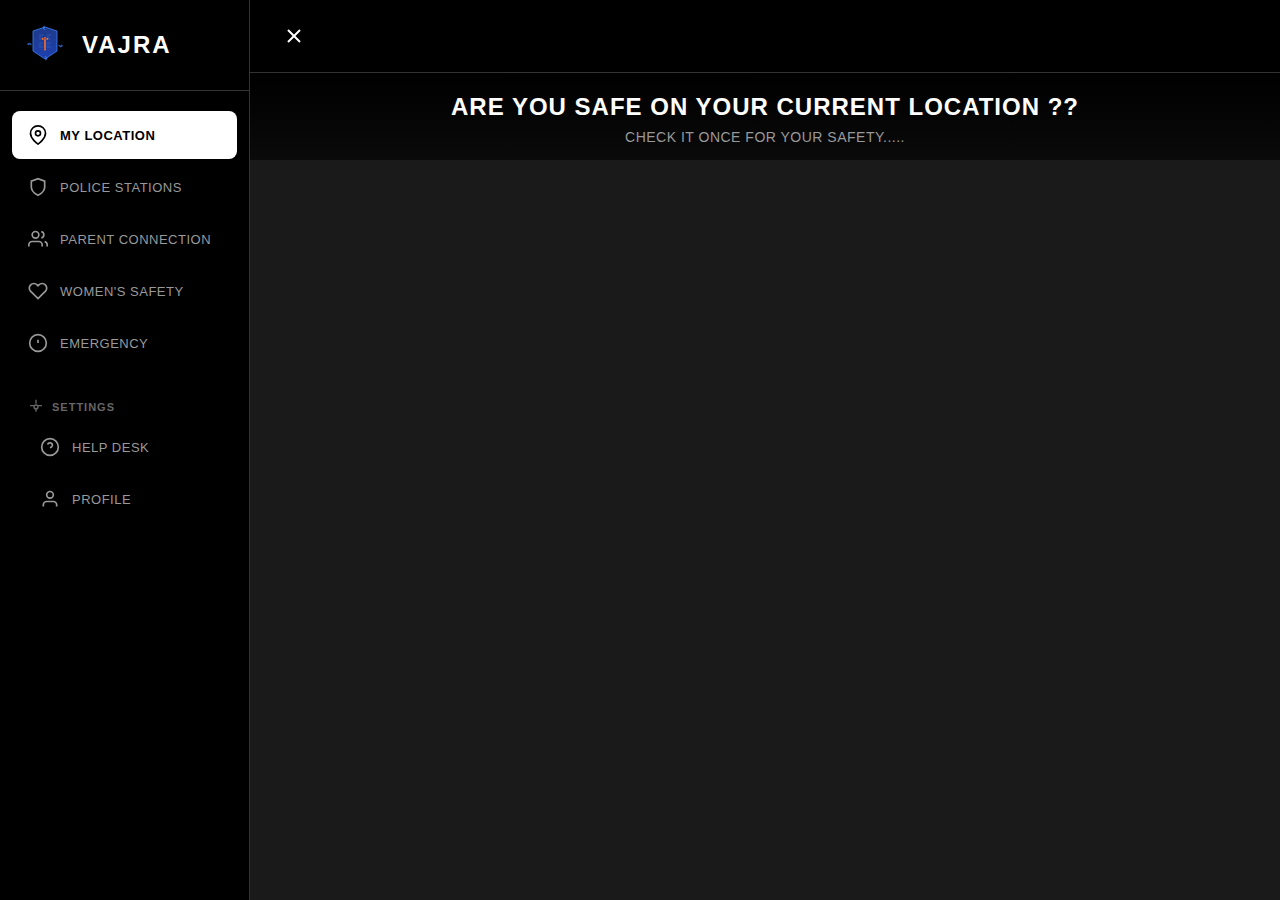
<file: dash.html>
<!DOCTYPE html>
<html lang="en">
<head>
    <meta charset="UTF-8">
    <meta name="viewport" content="width=device-width, initial-scale=1.0">
    <title>Vajra Safety Dashboard</title>
    <style>
        * {
            margin: 0;
            padding: 0;
            box-sizing: border-box;
        }

        body {
            font-family: -apple-system, BlinkMacSystemFont, 'Segoe UI', Roboto, 'Helvetica Neue', Arial, sans-serif;
            background: #000;
            height: 100vh;
            overflow: hidden;
            color: white;
        }

        .dashboard {
            display: flex;
            height: 100vh;
        }

        /* Sidebar Styles */
        .sidebar {
            width: 250px;
            background: #000;
            border-right: 1px solid #333;
            display: flex;
            flex-direction: column;
            transition: all 0.3s ease;
            position: relative;
            z-index: 100;
        }

        .sidebar.closed {
            transform: translateX(-100%);
        }

        .logo-section {
            padding: 20px;
            border-bottom: 1px solid #333;
            display: flex;
            align-items: center;
            gap: 12px;
        }

        .logo-icon {
            width: 50px;
            height: 50px;
            background: transparent;
            border-radius: 8px;
            display: flex;
            align-items: center;
            justify-content: center;
            flex-shrink: 0;
        }

        .logo-text {
            color: white;
            font-weight: bold;
            font-size: 24px;
            letter-spacing: 2px;
        }

        .menu-section {
            flex: 1;
            padding: 20px 0;
            overflow-y: auto;
        }

        .menu-items {
            padding: 0 12px;
        }

        .menu-item {
            width: 100%;
            display: flex;
            align-items: center;
            padding: 14px 16px;
            margin-bottom: 4px;
            border-radius: 8px;
            border: none;
            background: transparent;
            color: #999;
            cursor: pointer;
            transition: all 0.2s;
            font-size: 13px;
            font-weight: 500;
            letter-spacing: 0.5px;
            text-align: left;
        }

        .menu-item:hover {
            background: #1a1a1a;
            color: white;
        }

        .menu-item.active {
            background: white;
            color: #000;
            font-weight: 600;
        }

        .menu-item svg {
            margin-right: 12px;
            flex-shrink: 0;
        }

        .settings-section {
            margin-top: 24px;
            padding: 0 12px;
        }

        .settings-header {
            display: flex;
            align-items: center;
            padding: 8px 16px;
            color: #666;
            font-size: 11px;
            font-weight: 600;
            letter-spacing: 1px;
        }

        .settings-header svg {
            margin-right: 8px;
        }

        /* Main Content */
        .main-content {
            flex: 1;
            display: flex;
            flex-direction: column;
            overflow: hidden;
            position: relative;
        }

        .header {
            background: #000;
            border-bottom: 1px solid #333;
            padding: 16px 24px;
            display: flex;
            align-items: center;
        }

        .menu-toggle {
            background: transparent;
            border: none;
            color: white;
            cursor: pointer;
            padding: 8px;
            transition: all 0.2s;
            display: flex;
            align-items: center;
            justify-content: center;
        }

        .menu-toggle:hover {
            background: #1a1a1a;
            border-radius: 6px;
        }

        .content-area {
            flex: 1;
            overflow-y: auto;
            padding: 0;
            background: #000;
        }

        .content-section {
            display: none;
            animation: fadeIn 0.3s ease;
        }

        .content-section.active {
            display: block;
        }

        @keyframes fadeIn {
            from { opacity: 0; transform: translateY(10px); }
            to { opacity: 1; transform: translateY(0); }
        }

        /* Location Page */
        .location-page {
            height: 100vh;
            display: flex;
            flex-direction: column;
        }

        .location-header {
            text-align: center;
            padding: 20px 24px 15px;
            background: linear-gradient(180deg, #000 0%, #0a0a0a 100%);
            flex-shrink: 0;
        }

        .location-title {
            font-size: 24px;
            font-weight: 700;
            color: white;
            margin-bottom: 8px;
            letter-spacing: 1px;
        }

        .location-subtitle {
            font-size: 14px;
            color: #999;
            letter-spacing: 0.5px;
        }

        .map-container {
            flex: 1;
            background: #1a1a1a;
            margin: 0;
            border-radius: 0;
            overflow: hidden;
            box-shadow: none;
            border: none;
            height: calc(100vh - 120px);
        }

        .map-container iframe {
            width: 100%;
            height: 100%;
            border: 0;
        }

        /* Police Stations Page */
        .police-page {
            padding: 40px 24px;
        }

        .page-title {
            font-size: 28px;
            font-weight: 700;
            color: white;
            margin-bottom: 32px;
            letter-spacing: 1px;
        }

        .stations-grid {
            display: grid;
            grid-template-columns: repeat(auto-fit, minmax(320px, 1fr));
            gap: 20px;
            margin-bottom: 40px;
        }

        .station-card {
            background: #0a0a0a;
            border: 1px solid #333;
            border-radius: 12px;
            padding: 24px;
            transition: all 0.3s;
            cursor: pointer;
        }

        .station-card:hover {
            background: #1a1a1a;
            border-color: #555;
            transform: translateY(-2px);
            box-shadow: 0 8px 24px rgba(0, 0, 0, 0.6);
        }

        .station-header {
            display: flex;
            align-items: center;
            gap: 12px;
            margin-bottom: 16px;
        }

        .station-icon {
            width: 48px;
            height: 48px;
            background: white;
            border-radius: 8px;
            display: flex;
            align-items: center;
            justify-content: center;
            flex-shrink: 0;
        }

        .station-name {
            font-size: 18px;
            font-weight: 600;
            color: white;
        }

        .station-info {
            display: flex;
            flex-direction: column;
            gap: 10px;
            margin-bottom: 16px;
        }

        .info-row {
            display: flex;
            align-items: center;
            gap: 8px;
            color: #999;
            font-size: 14px;
        }

        .info-row svg {
            flex-shrink: 0;
        }

        .btn {
            width: 100%;
            background: white;
            color: #000;
            font-weight: 600;
            padding: 12px 16px;
            border-radius: 8px;
            border: none;
            cursor: pointer;
            transition: all 0.2s;
            font-size: 14px;
        }

        .btn:hover {
            background: #f0f0f0;
            transform: scale(1.02);
        }

        .map-section {
            background: #0a0a0a;
            border: 1px solid #333;
            border-radius: 12px;
            padding: 24px;
            margin-top: 32px;
        }

        .map-section-title {
            font-size: 20px;
            font-weight: 600;
            color: white;
            margin-bottom: 20px;
        }

        .police-map {
            width: 100%;
            height: 400px;
            background: #1a1a1a;
            border-radius: 8px;
            overflow: hidden;
            border: 1px solid #333;
        }

        /* Parent Connection Page */
        .parent-page {
            padding: 40px 24px;
            display: flex;
            justify-content: center;
            flex-direction: column;
            align-items: center;
        }

        .parent-header {
            text-align: center;
            margin-bottom: 40px;
        }

        .parent-title {
            font-size: 32px;
            font-weight: 700;
            color: white;
            margin-bottom: 12px;
            letter-spacing: 1px;
        }

        .parent-subtitle {
            font-size: 16px;
            color: #999;
            letter-spacing: 0.5px;
            margin-bottom: 20px;
        }

        .trust-button {
            background: white;
            color: #000;
            font-weight: 600;
            padding: 16px 32px;
            border-radius: 12px;
            border: none;
            cursor: pointer;
            transition: all 0.3s;
            font-size: 16px;
            display: flex;
            align-items: center;
            gap: 12px;
            margin: 0 auto;
        }

        .trust-button:hover {
            background: #f0f0f0;
            transform: translateY(-2px);
            box-shadow: 0 8px 24px rgba(255, 255, 255, 0.2);
        }

        .trusted-contacts-page {
            display: none;
            width: 100%;
            max-width: 800px;
        }

        .trusted-contacts-page.active {
            display: block;
        }

        .contacts-header {
            display: flex;
            justify-content: space-between;
            align-items: center;
            margin-bottom: 30px;
        }

        .contacts-title {
            font-size: 28px;
            font-weight: 700;
            color: white;
            letter-spacing: 1px;
        }

        .add-contact-btn {
            background: white;
            color: #000;
            border: none;
            border-radius: 50%;
            width: 50px;
            height: 50px;
            display: flex;
            align-items: center;
            justify-content: center;
            cursor: pointer;
            transition: all 0.3s;
            font-size: 24px;
            font-weight: bold;
        }

        .add-contact-btn:hover {
            background: #f0f0f0;
            transform: scale(1.1);
        }

        .contacts-grid {
            display: grid;
            grid-template-columns: repeat(auto-fit, minmax(300px, 1fr));
            gap: 20px;
            margin-bottom: 30px;
        }

        .contact-card {
            background: #0a0a0a;
            border: 1px solid #333;
            border-radius: 12px;
            padding: 24px;
            transition: all 0.3s;
        }

        .contact-card:hover {
            background: #1a1a1a;
            border-color: #555;
            transform: translateY(-2px);
        }

        .contact-header {
            display: flex;
            justify-content: space-between;
            align-items: center;
            margin-bottom: 16px;
        }

        .contact-name {
            font-size: 18px;
            font-weight: 600;
            color: white;
        }

        .contact-relation {
            color: #999;
            font-size: 14px;
        }

        .contact-info {
            margin-bottom: 16px;
        }

        .contact-phone {
            color: #999;
            font-size: 16px;
            margin-bottom: 8px;
        }

        .contact-actions {
            display: flex;
            gap: 10px;
        }

        .contact-btn {
            flex: 1;
            padding: 10px 16px;
            border-radius: 8px;
            border: none;
            cursor: pointer;
            font-size: 14px;
            font-weight: 600;
            transition: all 0.2s;
        }

        .call-btn {
            background: #4CAF50;
            color: white;
        }

        .call-btn:hover {
            background: #45a049;
        }

        .delete-btn {
            background: #ff3333;
            color: white;
        }

        .delete-btn:hover {
            background: #ff1a1a;
        }

        .form-card {
            background: #0a0a0a;
            border: 1px solid #333;
            border-radius: 12px;
            padding: 40px;
            max-width: 600px;
            width: 100%;
            display: none;
        }

        .form-card.active {
            display: block;
        }

        .form-icon {
            width: 80px;
            height: 80px;
            background: white;
            border-radius: 50%;
            display: flex;
            align-items: center;
            justify-content: center;
            margin: 0 auto 24px;
        }

        .form-title {
            font-size: 24px;
            font-weight: 700;
            color: white;
            text-align: center;
            margin-bottom: 12px;
        }

        .form-subtitle {
            color: #999;
            text-align: center;
            margin-bottom: 32px;
        }

        .form-group {
            margin-bottom: 20px;
        }

        .form-label {
            color: white;
            font-weight: 600;
            display: block;
            margin-bottom: 8px;
            font-size: 14px;
        }

        .form-input {
            width: 100%;
            padding: 14px 16px;
            border-radius: 8px;
            background: #1a1a1a;
            color: white;
            border: 1px solid #333;
            font-size: 14px;
            transition: all 0.2s;
        }

        .form-input:focus {
            outline: none;
            border-color: white;
            background: #0a0a0a;
        }

        .btn-emergency {
            background: #ff3333;
            color: white;
            padding: 18px 24px;
            font-size: 16px;
            margin-top: 24px;
        }

        .btn-emergency:hover {
            background: #ff1a1a;
        }

        .btn-alarm {
            background: #ff9500;
            color: white;
            padding: 18px 24px;
            font-size: 16px;
            margin-top: 16px;
            width: 100%;
            transition: all 0.3s ease;
        }

        .btn-alarm:hover {
            background: #ff8800;
            transform: translateY(-2px);
        }

        .btn-alarm.active {
            background: #ff3333;
            animation: pulse 1s infinite;
        }

        .btn-alarm.active:hover {
            background: #ff1a1a;
        }

        @keyframes pulse {
            0% { transform: scale(1); }
            50% { transform: scale(1.05); }
            100% { transform: scale(1); }
        }

        .alarm-desc {
            color: #999;
            font-size: 14px;
            text-align: center;
            margin-top: 16px;
            line-height: 1.5;
            padding: 0 20px;
        }

        /* Women's Safety Page */
        .safety-page {
            padding: 40px 24px;
        }

        .safety-grid {
            display: grid;
            grid-template-columns: repeat(auto-fit, minmax(280px, 1fr));
            gap: 20px;
        }

        .feature-card {
            background: #0a0a0a;
            border: 1px solid #333;
            border-radius: 12px;
            padding: 32px 24px;
            text-align: center;
            transition: all 0.3s;
            cursor: pointer;
        }

        .feature-card:hover {
            background: #1a1a1a;
            border-color: #555;
            transform: translateY(-4px);
            box-shadow: 0 12px 32px rgba(0, 0, 0, 0.6);
        }

        .feature-icon {
            width: 64px;
            height: 64px;
            background: white;
            border-radius: 12px;
            display: flex;
            align-items: center;
            justify-content: center;
            margin: 0 auto 20px;
        }

        .feature-title {
            font-size: 18px;
            font-weight: 600;
            color: white;
            margin-bottom: 12px;
        }

        .feature-desc {
            color: #999;
            font-size: 14px;
            margin-bottom: 20px;
            line-height: 1.6;
        }

        /* Emergency Page */
        .emergency-page {
            padding: 40px 24px;
        }

        .emergency-grid {
            display: grid;
            grid-template-columns: repeat(auto-fit, minmax(400px, 1fr));
            gap: 24px;
            max-width: 1200px;
            margin: 0 auto;
        }

        .emergency-card {
            background: #0a0a0a;
            border: 2px solid #ff3333;
            border-radius: 12px;
            padding: 40px;
        }

        .emergency-icon {
            width: 80px;
            height: 80px;
            background: #ff3333;
            border-radius: 50%;
            display: flex;
            align-items: center;
            justify-content: center;
            margin: 0 auto 24px;
        }

        .emergency-title {
            font-size: 24px;
            font-weight: 700;
            color: white;
            text-align: center;
            margin-bottom: 16px;
        }

        .emergency-desc {
            color: #999;
            text-align: center;
            margin-bottom: 24px;
        }

        .contact-list {
            display: flex;
            flex-direction: column;
            gap: 12px;
        }

        .contact-item {
            background: #1a1a1a;
            border: 1px solid #333;
            border-radius: 8px;
            padding: 16px;
            display: flex;
            justify-content: space-between;
            align-items: center;
        }

        .contact-name {
            font-weight: 600;
            color: white;
            font-size: 15px;
        }

        .contact-number {
            color: #999;
            font-size: 15px;
            font-family: monospace;
        }

        /* Profile Page */
        .profile-page {
            padding: 40px 24px;
            display: flex;
            justify-content: center;
        }

        .profile-avatar {
            width: 100px;
            height: 100px;
            background: #1a1a1a;
            border: 3px solid #333;
            border-radius: 50%;
            display: flex;
            align-items: center;
            justify-content: center;
            margin: 0 auto 24px;
        }

        /* Help Desk Page */
        .help-page {
            padding: 40px 24px;
            display: flex;
            justify-content: center;
        }

        .help-section {
            background: #1a1a1a;
            border: 1px solid #333;
            border-radius: 8px;
            padding: 24px;
            margin-bottom: 16px;
        }

        .help-section-title {
            font-size: 16px;
            font-weight: 600;
            color: white;
            margin-bottom: 12px;
        }

        .help-content {
            color: #999;
            font-size: 14px;
            line-height: 1.6;
        }

        /* Responsive */
        @media (max-width: 768px) {
            .sidebar {
                position: fixed;
                height: 100vh;
                z-index: 1000;
            }

            .sidebar.closed {
                transform: translateX(-100%);
            }

            .location-title {
                font-size: 24px;
            }

            .page-title {
                font-size: 24px;
            }

            .stations-grid,
            .safety-grid {
                grid-template-columns: 1fr;
            }

            .emergency-grid {
                grid-template-columns: 1fr;
            }
        }

        .hidden {
            display: none;
        }
    </style>
</head>
<body>
    <div class="dashboard">
        <!-- Sidebar -->
        <div class="sidebar" id="sidebar">
            <div class="logo-section">
                <div class="logo-icon">
                    <svg width="40" height="40" viewBox="0 0 100 100" fill="none">
                        <!-- Shield Background -->
                        <defs>
                            <linearGradient id="shieldGradient" x1="0%" y1="0%" x2="0%" y2="100%">
                                <stop offset="0%" style="stop-color:#1e3a8a;stop-opacity:1" />
                                <stop offset="100%" style="stop-color:#1e40af;stop-opacity:1" />
                            </linearGradient>
                            <linearGradient id="vajraGradient" x1="0%" y1="0%" x2="0%" y2="100%">
                                <stop offset="0%" style="stop-color:#ff6b35;stop-opacity:1" />
                                <stop offset="100%" style="stop-color:#f97316;stop-opacity:1" />
                            </linearGradient>
                        </defs>
                        
                        <!-- Shield Shape -->
                        <path d="M20 15 L50 5 L80 15 L80 65 L50 85 L20 65 Z" 
                              fill="url(#shieldGradient)" 
                              stroke="#3b82f6" 
                              stroke-width="2"/>
                        
                        <!-- Circuit Pattern Inside Shield -->
                        <path d="M35 25 L45 25 M35 30 L40 30 M35 35 L45 35" 
                              stroke="#60a5fa" 
                              stroke-width="1" 
                              opacity="0.6"/>
                        <path d="M55 25 L65 25 M55 30 L60 30 M55 35 L65 35" 
                              stroke="#60a5fa" 
                              stroke-width="1" 
                              opacity="0.6"/>
                        <path d="M35 45 L45 45 M35 50 L40 50 M35 55 L45 55" 
                              stroke="#60a5fa" 
                              stroke-width="1" 
                              opacity="0.6"/>
                        <path d="M55 45 L65 45 M55 50 L60 50 M55 55 L65 55" 
                              stroke="#60a5fa" 
                              stroke-width="1" 
                              opacity="0.6"/>
                        
                        <!-- Vajra Symbol (Trident/Spear) -->
                        <g transform="translate(50, 50)">
                            <!-- Main Shaft -->
                            <rect x="-2" y="-15" width="4" height="25" 
                                  fill="url(#vajraGradient)" 
                                  rx="2"/>
                            
                            <!-- Top Central Prong -->
                            <path d="M-2 -20 L2 -20 L1 -15 L-1 -15 Z" 
                                  fill="url(#vajraGradient)"/>
                            
                            <!-- Left Prong -->
                            <path d="M-8 -18 L-4 -18 L-3 -13 L-7 -13 Z" 
                                  fill="url(#vajraGradient)" 
                                  transform="rotate(-15 -6 -15)"/>
                            
                            <!-- Right Prong -->
                            <path d="M4 -18 L8 -18 L7 -13 L3 -13 Z" 
                                  fill="url(#vajraGradient)" 
                                  transform="rotate(15 6 -15)"/>
                            
                            <!-- Bottom Point -->
                            <path d="M-3 10 L3 10 L0 15 Z" 
                                  fill="url(#vajraGradient)"/>
                        </g>
                        
                        <!-- Lightning Bolts Around Shield -->
                        <g opacity="0.8">
                            <!-- Top Lightning -->
                            <path d="M45 8 L48 2 L46 8 L50 5 L47 8 L50 12 L45 8" 
                                  stroke="#3b82f6" 
                                  stroke-width="2" 
                                  fill="none"/>
                            
                            <!-- Bottom Lightning -->
                            <path d="M55 82 L52 88 L54 82 L50 85 L53 82 L50 78 L55 82" 
                                  stroke="#3b82f6" 
                                  stroke-width="2" 
                                  fill="none"/>
                            
                            <!-- Left Lightning -->
                            <path d="M12 45 L6 48 L12 46 L8 50 L12 47 L16 50 L12 45" 
                                  stroke="#3b82f6" 
                                  stroke-width="2" 
                                  fill="none"/>
                            
                            <!-- Right Lightning -->
                            <path d="M88 55 L94 52 L88 54 L92 50 L88 53 L84 50 L88 55" 
                                  stroke="#3b82f6" 
                                  stroke-width="2" 
                                  fill="none"/>
                        </g>
                    </svg>
                </div>
                <span class="logo-text">VAJRA</span>
            </div>

            <div class="menu-section">
                <div class="menu-items">
                    <button class="menu-item active" data-section="my-location">
                        <svg width="20" height="20" viewBox="0 0 24 24" fill="none" stroke="currentColor" stroke-width="2">
                            <path d="M21 10c0 7-9 13-9 13s-9-6-9-13a9 9 0 0 1 18 0z"></path>
                            <circle cx="12" cy="10" r="3"></circle>
                        </svg>
                        MY LOCATION
                    </button>
                    <button class="menu-item" data-section="police-stations">
                        <svg width="20" height="20" viewBox="0 0 24 24" fill="none" stroke="currentColor" stroke-width="2">
                            <path d="M12 22s8-4 8-10V5l-8-3-8 3v7c0 6 8 10 8 10z"></path>
                        </svg>
                        POLICE STATIONS
                    </button>
                    <button class="menu-item" data-section="parent-connection">
                        <svg width="20" height="20" viewBox="0 0 24 24" fill="none" stroke="currentColor" stroke-width="2">
                            <path d="M17 21v-2a4 4 0 0 0-4-4H5a4 4 0 0 0-4 4v2"></path>
                            <circle cx="9" cy="7" r="4"></circle>
                            <path d="M23 21v-2a4 4 0 0 0-3-3.87"></path>
                            <path d="M16 3.13a4 4 0 0 1 0 7.75"></path>
                        </svg>
                        PARENT CONNECTION
                    </button>
                    <button class="menu-item" data-section="womens-safety">
                        <svg width="20" height="20" viewBox="0 0 24 24" fill="none" stroke="currentColor" stroke-width="2">
                            <path d="M20.84 4.61a5.5 5.5 0 0 0-7.78 0L12 5.67l-1.06-1.06a5.5 5.5 0 0 0-7.78 7.78l1.06 1.06L12 21.23l7.78-7.78 1.06-1.06a5.5 5.5 0 0 0 0-7.78z"></path>
                        </svg>
                        WOMEN'S SAFETY
                    </button>
                    <button class="menu-item" data-section="emergency">
                        <svg width="20" height="20" viewBox="0 0 24 24" fill="none" stroke="currentColor" stroke-width="2">
                            <circle cx="12" cy="12" r="10"></circle>
                            <line x1="12" y1="8" x2="12" y2="12"></line>
                            <line x1="12" y1="16" x2="12.01" y2="16"></line>
                        </svg>
                        EMERGENCY
                    </button>
                </div>

                <div class="settings-section">
                    <div class="settings-header">
                        <svg width="16" height="16" viewBox="0 0 24 24" fill="none" stroke="currentColor" stroke-width="2">
                            <circle cx="12" cy="12" r="3"></circle>
                            <path d="M12 1v6m0 6v6m9-9h-6m-6 0H3"></path>
                        </svg>
                        SETTINGS
                    </div>
                    <div class="menu-items">
                        <button class="menu-item" data-section="help-desk">
                            <svg width="20" height="20" viewBox="0 0 24 24" fill="none" stroke="currentColor" stroke-width="2">
                                <circle cx="12" cy="12" r="10"></circle>
                                <path d="M9.09 9a3 3 0 0 1 5.83 1c0 2-3 3-3 3"></path>
                                <line x1="12" y1="17" x2="12.01" y2="17"></line>
                            </svg>
                            HELP DESK
                        </button>
                        <button class="menu-item" data-section="profile">
                            <svg width="20" height="20" viewBox="0 0 24 24" fill="none" stroke="currentColor" stroke-width="2">
                                <path d="M20 21v-2a4 4 0 0 0-4-4H8a4 4 0 0 0-4 4v2"></path>
                                <circle cx="12" cy="7" r="4"></circle>
                            </svg>
                            PROFILE
                        </button>
                    </div>
                </div>
            </div>
        </div>

        <!-- Main Content -->
        <div class="main-content">
            <div class="header">
                <button class="menu-toggle" id="menuToggle">
                    <svg width="24" height="24" viewBox="0 0 24 24" fill="none" stroke="currentColor" stroke-width="2">
                        <line x1="18" y1="6" x2="6" y2="18"></line>
                        <line x1="6" y1="6" x2="18" y2="18"></line>
                    </svg>
                </button>
            </div>

            <div class="content-area">
                <!-- My Location Section -->
                <div id="my-location" class="content-section active">
                    <div class="location-page">
                        <div class="location-header">
                            <h1 class="location-title">ARE YOU SAFE ON YOUR CURRENT LOCATION ??</h1>
                            <p class="location-subtitle">CHECK IT ONCE FOR YOUR SAFETY.....</p>
                        </div>
                        <div class="map-container">
                            <iframe src="https://www.google.com/maps/embed?pb=!1m18!1m12!1m3!1d224357.49461219614!2d77.23137429999999!3d28.52758795!2m3!1f0!2f0!3f0!3m2!1i1024!2i768!4f13.1!3m3!1m2!1s0x390cfd5b347eb62d%3A0x52c2b7494e204dce!2sNew%20Delhi%2C%20Delhi!5e0!3m2!1sen!2sin!4v1234567890" allowfullscreen="" loading="lazy"></iframe>
                        </div>
                    </div>
                </div>

                <!-- Police Stations Section -->
                <div id="police-stations" class="content-section">
                    <div class="police-page">
                        <h1 class="page-title">NEAREST POLICE STATIONS</h1>
                        
                        <div class="stations-grid">
                            <div class="station-card">
                                <div class="station-header">
                                    <div class="station-icon">
                                        <svg width="24" height="24" viewBox="0 0 24 24" fill="none" stroke="#000" stroke-width="2">
                                            <path d="M12 22s8-4 8-10V5l-8-3-8 3v7c0 6 8 10 8 10z"></path>
                                        </svg>
                                    </div>
                                    <div class="station-name">Connaught Place Police Station</div>
                                </div>
                                <div class="station-info">
                                    <div class="info-row">
                                        <svg width="18" height="18" viewBox="0 0 24 24" fill="none" stroke="currentColor" stroke-width="2">
                                            <path d="M21 10c0 7-9 13-9 13s-9-6-9-13a9 9 0 0 1 18 0z"></path>
                                            <circle cx="12" cy="10" r="3"></circle>
                                        </svg>
                                        <span>0.5 km away • 2 min drive</span>
                                    </div>
                                    <div class="info-row">
                                        <svg width="18" height="18" viewBox="0 0 24 24" fill="none" stroke="currentColor" stroke-width="2">
                                            <path d="M22 16.92v3a2 2 0 0 1-2.18 2 19.79 19.79 0 0 1-8.63-3.07 19.5 19.5 0 0 1-6-6 19.79 19.79 0 0 1-3.07-8.67A2 2 0 0 1 4.11 2h3a2 2 0 0 1 2 1.72 12.84 12.84 0 0 0 .7 2.81 2 2 0 0 1-.45 2.11L8.09 9.91a16 16 0 0 0 6 6l1.27-1.27a2 2 0 0 1 2.11-.45 12.84 12.84 0 0 0 2.81.7A2 2 0 0 1 22 16.92z"></path>
                                        </svg>
                                        <span>100 / +91-11-2334-7555</span>
                                    </div>
                                </div>
                                <button class="btn">GET DIRECTIONS</button>
                            </div>

                            <div class="station-card">
                                <div class="station-header">
                                    <div class="station-icon">
                                        <svg width="24" height="24" viewBox="0 0 24 24" fill="none" stroke="#000" stroke-width="2">
                                            <path d="M12 22s8-4 8-10V5l-8-3-8 3v7c0 6 8 10 8 10z"></path>
                                        </svg>
                                    </div>
                                    <div class="station-name">Tilak Marg Police Station</div>
                                </div>
                                <div class="station-info">
                                    <div class="info-row">
                                        <svg width="18" height="18" viewBox="0 0 24 24" fill="none" stroke="currentColor" stroke-width="2">
                                            <path d="M21 10c0 7-9 13-9 13s-9-6-9-13a9 9 0 0 1 18 0z"></path>
                                            <circle cx="12" cy="10" r="3"></circle>
                                        </svg>
                                        <span>1.5 km away • 6 min drive</span>
                                    </div>
                                    <div class="info-row">
                                        <svg width="18" height="18" viewBox="0 0 24 24" fill="none" stroke="currentColor" stroke-width="2">
                                            <path d="M22 16.92v3a2 2 0 0 1-2.18 2 19.79 19.79 0 0 1-8.63-3.07 19.5 19.5 0 0 1-6-6 19.79 19.79 0 0 1-3.07-8.67A2 2 0 0 1 4.11 2h3a2 2 0 0 1 2 1.72 12.84 12.84 0 0 0 .7 2.81 2 2 0 0 1-.45 2.11L8.09 9.91a16 16 0 0 0 6 6l1.27-1.27a2 2 0 0 1 2.11-.45 12.84 12.84 0 0 0 2.81.7A2 2 0 0 1 22 16.92z"></path>
                                        </svg>
                                        <span>100 / +91-11-2336-2444</span>
                                    </div>
                                </div>
                                <button class="btn">GET DIRECTIONS</button>
                            </div>

                            <div class="station-card">
                                <div class="station-header">
                                    <div class="station-icon">
                                        <svg width="24" height="24" viewBox="0 0 24 24" fill="none" stroke="#000" stroke-width="2">
                                            <path d="M12 22s8-4 8-10V5l-8-3-8 3v7c0 6 8 10 8 10z"></path>
                                        </svg>
                                    </div>
                                    <div class="station-name">Rajendra Place Police</div>
                                </div>
                                <div class="station-info">
                                    <div class="info-row">
                                        <svg width="18" height="18" viewBox="0 0 24 24" fill="none" stroke="currentColor" stroke-width="2">
                                            <path d="M21 10c0 7-9 13-9 13s-9-6-9-13a9 9 0 0 1 18 0z"></path>
                                            <circle cx="12" cy="10" r="3"></circle>
                                        </svg>
                                        <span>2.1 km away • 8 min drive</span>
                                    </div>
                                    <div class="info-row">
                                        <svg width="18" height="18" viewBox="0 0 24 24" fill="none" stroke="currentColor" stroke-width="2">
                                            <path d="M22 16.92v3a2 2 0 0 1-2.18 2 19.79 19.79 0 0 1-8.63-3.07 19.5 19.5 0 0 1-6-6 19.79 19.79 0 0 1-3.07-8.67A2 2 0 0 1 4.11 2h3a2 2 0 0 1 2 1.72 12.84 12.84 0 0 0 .7 2.81 2 2 0 0 1-.45 2.11L8.09 9.91a16 16 0 0 0 6 6l1.27-1.27a2 2 0 0 1 2.11-.45 12.84 12.84 0 0 0 2.81.7A2 2 0 0 1 22 16.92z"></path>
                                        </svg>
                                        <span>100 / +91-11-2574-2266</span>
                                    </div>
                                </div>
                                <button class="btn">GET DIRECTIONS</button>
                            </div>
                        </div>

                        <div class="map-section">
                            <h2 class="map-section-title">All Police Stations on Map</h2>
                            <div class="police-map">
                                <iframe src="https://www.google.com/maps/embed?pb=!1m16!1m12!1m3!1d14008.952573867247!2d77.21107065!3d28.632767349999998!2m3!1f0!2f0!3f0!3m2!1i1024!2i768!4f13.1!2m1!1spolice%20station!5e0!3m2!1sen!2sin!4v1699999999999" width="100%" height="100%" style="border:0;" allowfullscreen="" loading="lazy"></iframe>
                            </div>
                        </div>
                    </div>
                </div>

                <!-- Parent Connection Section -->
                <div id="parent-connection" class="content-section">
                    <div class="parent-page">
                        <!-- Main Parent Connection Page -->
                        <div class="parent-header">
                            <h1 class="parent-title">WHO DO YOU TRUST?</h1>
                            <p class="parent-subtitle">Connect with people you trust who can help you in emergency situations</p>
                            <button class="trust-button" onclick="showTrustedContacts()">
                                <svg width="20" height="20" viewBox="0 0 24 24" fill="none" stroke="currentColor" stroke-width="2">
                                    <path d="M17 21v-2a4 4 0 0 0-4-4H5a4 4 0 0 0-4 4v2"></path>
                                    <circle cx="9" cy="7" r="4"></circle>
                                    <path d="M23 21v-2a4 4 0 0 0-3-3.87"></path>
                                    <path d="M16 3.13a4 4 0 0 1 0 7.75"></path>
                                </svg>
                                VIEW TRUSTED CONTACTS
                            </button>
                            </div>

                        <!-- Trusted Contacts Page -->
                        <div id="trusted-contacts-page" class="trusted-contacts-page">
                            <div class="contacts-header">
                                <h2 class="contacts-title">My Trusted Contacts</h2>
                                <button class="add-contact-btn" onclick="showAddContactForm()">+</button>
                            </div>
                            
                            <div id="contacts-grid" class="contacts-grid">
                                <!-- Sample contacts will be loaded here -->
                            </div>

                            <button class="trust-button" onclick="hideTrustedContacts()" style="margin-top: 20px;">
                                ← BACK TO PARENT CONNECTION
                            </button>
                        </div>

                        <!-- Add Contact Form -->
                        <div id="add-contact-form" class="form-card">
                            <div class="form-icon">
                                <svg width="40" height="40" viewBox="0 0 24 24" fill="none" stroke="#000" stroke-width="2">
                                    <path d="M16 21v-2a4 4 0 0 0-4-4H5a4 4 0 0 0-4 4v2"></path>
                                    <circle cx="8.5" cy="7" r="4"></circle>
                                    <line x1="20" y1="8" x2="20" y2="14"></line>
                                    <line x1="23" y1="11" x2="17" y2="11"></line>
                                </svg>
                            </div>
                            <h2 class="form-title">Add Trusted Contact</h2>
                            <p class="form-subtitle">Add someone you trust who can help in emergencies</p>
                            
                            <form id="contact-form">
                            <div class="form-group">
                                    <label class="form-label">Contact Name</label>
                                    <input type="text" id="contactName" class="form-input" placeholder="Enter full name" required>
                            </div>
                            <div class="form-group">
                                    <label class="form-label">Relationship</label>
                                    <input type="text" id="contactRelation" class="form-input" placeholder="e.g., Mother, Father, Friend" required>
                            </div>
                            <div class="form-group">
                                    <label class="form-label">Phone Number</label>
                                    <input type="tel" id="contactPhone" class="form-input" placeholder="+91-XXXXXXXXXX" required>
                            </div>
                                <div style="display: flex; gap: 12px;">
                                    <button type="submit" class="btn" style="flex: 1;">SAVE CONTACT</button>
                                    <button type="button" class="btn" onclick="hideAddContactForm()" style="flex: 1; background: #666;">CANCEL</button>
                                </div>
                            </form>
                        </div>
                    </div>
                </div>

                <!-- Women's Safety Section -->
                <div id="womens-safety" class="content-section">
                    <div class="safety-page">
                        <h1 class="page-title">WOMEN'S SAFETY RESOURCES</h1>
                        
                        <div class="safety-grid">
                            <div class="feature-card">
                                <div class="feature-icon">
                                    <svg width="32" height="32" viewBox="0 0 24 24" fill="none" stroke="#000" stroke-width="2">
                                        <circle cx="12" cy="12" r="10"></circle>
                                        <line x1="12" y1="8" x2="12" y2="12"></line>
                                        <line x1="12" y1="16" x2="12.01" y2="16"></line>
                                    </svg>
                                </div>
                                <h3 class="feature-title">SOS Emergency</h3>
                                <p class="feature-desc">Instantly alert authorities and emergency contacts with your location</p>
                                <button class="btn">ACTIVATE SOS</button>
                            </div>

                            <div class="feature-card">
                                <div class="feature-icon">
                                    <svg width="32" height="32" viewBox="0 0 24 24" fill="none" stroke="#000" stroke-width="2">
                                        <path d="M22 16.92v3a2 2 0 0 1-2.18 2 19.79 19.79 0 0 1-8.63-3.07 19.5 19.5 0 0 1-6-6 19.79 19.79 0 0 1-3.07-8.67A2 2 0 0 1 4.11 2h3a2 2 0 0 1 2 1.72 12.84 12.84 0 0 0 .7 2.81 2 2 0 0 1-.45 2.11L8.09 9.91a16 16 0 0 0 6 6l1.27-1.27a2 2 0 0 1 2.11-.45 12.84 12.84 0 0 0 2.81.7A2 2 0 0 1 22 16.92z"></path>
                                    </svg>
                                </div>
                                <h3 class="feature-title">Women Helpline</h3>
                                <p class="feature-desc">24/7 Support Available<br>National: 1091 | 181</p>
                                <button class="btn">CALL NOW</button>
                            </div>

                            <div class="feature-card">
                                <div class="feature-icon">
                                    <svg width="32" height="32" viewBox="0 0 24 24" fill="none" stroke="#000" stroke-width="2">
                                        <path d="M12 22s8-4 8-10V5l-8-3-8 3v7c0 6 8 10 8 10z"></path>
                                    </svg>
                                </div>
                                <h3 class="feature-title">Safe Routes</h3>
                                <p class="feature-desc">Find well-lit and secure pathways to your destination</p>
                                <button class="btn">VIEW ROUTES</button>
                            </div>

                            <div class="feature-card">
                                <div class="feature-icon">
                                    <svg width="32" height="32" viewBox="0 0 24 24" fill="none" stroke="#000" stroke-width="2">
                                        <path d="M20.84 4.61a5.5 5.5 0 0 0-7.78 0L12 5.67l-1.06-1.06a5.5 5.5 0 0 0-7.78 7.78l1.06 1.06L12 21.23l7.78-7.78 1.06-1.06a5.5 5.5 0 0 0 0-7.78z"></path>
                                    </svg>
                                </div>
                                <h3 class="feature-title">Safety Tips</h3>
                                <p class="feature-desc">Essential safety guidelines and self-defense resources</p>
                                <button class="btn">READ MORE</button>
                            </div>

                            <div class="feature-card">
                                <div class="feature-icon">
                                    <svg width="32" height="32" viewBox="0 0 24 24" fill="none" stroke="#000" stroke-width="2">
                                        <path d="M17 21v-2a4 4 0 0 0-4-4H5a4 4 0 0 0-4 4v2"></path>
                                        <circle cx="9" cy="7" r="4"></circle>
                                        <path d="M23 21v-2a4 4 0 0 0-3-3.87"></path>
                                        <path d="M16 3.13a4 4 0 0 1 0 7.75"></path>
                                    </svg>
                                </div>
                                <h3 class="feature-title">Community Support</h3>
                                <p class="feature-desc">Connect with local women's safety groups and networks</p>
                                <button class="btn">JOIN COMMUNITY</button>
                            </div>

                            <div class="feature-card">
                                <div class="feature-icon">
                                    <svg width="32" height="32" viewBox="0 0 24 24" fill="none" stroke="#000" stroke-width="2">
                                        <rect x="3" y="11" width="18" height="11" rx="2" ry="2"></rect>
                                        <path d="M7 11V7a5 5 0 0 1 10 0v4"></path>
                                    </svg>
                                </div>
                                <h3 class="feature-title">Privacy Protection</h3>
                                <p class="feature-desc">Your data is encrypted and secure. Control who sees your location</p>
                                <button class="btn">PRIVACY SETTINGS</button>
                            </div>
                        </div>
                    </div>
                </div>

                <!-- Emergency Section -->
                <div id="emergency" class="content-section">
                    <div class="emergency-page">
                        <h1 class="page-title">EMERGENCY SERVICES</h1>
                        
                        <div class="emergency-grid">
                            <div class="emergency-card">
                                <div class="emergency-icon">
                                    <svg width="40" height="40" viewBox="0 0 24 24" fill="none" stroke="white" stroke-width="2">
                                        <circle cx="12" cy="12" r="10"></circle>
                                        <line x1="12" y1="8" x2="12" y2="12"></line>
                                        <line x1="12" y1="16" x2="12.01" y2="16"></line>
                                    </svg>
                                </div>
                                <h2 class="emergency-title">Emergency SOS</h2>
                                <p class="emergency-desc">Press this button to immediately alert emergency services and your emergency contacts with your exact location</p>
                                <button class="btn btn-emergency">🚨 ACTIVATE EMERGENCY</button>
                                <!-- <button class="btn btn-alarm" id="alarmButton" onclick="toggleAlarm()">⏰ SET ALARM</button>
                                <p class="alarm-desc">Alarm will continuously alert nearby people until stopped. Press START to begin alarm, press STOP to end alarm.</p> -->
                            </div> 

                            <div class="emergency-card" style="border-color: #333;">
                                <div class="emergency-icon" style="background: white;">
                                    <svg width="40" height="40" viewBox="0 0 24 24" fill="none" stroke="#000" stroke-width="2">
                                        <path d="M22 16.92v3a2 2 0 0 1-2.18 2 19.79 19.79 0 0 1-8.63-3.07 19.5 19.5 0 0 1-6-6 19.79 19.79 0 0 1-3.07-8.67A2 2 0 0 1 4.11 2h3a2 2 0 0 1 2 1.72 12.84 12.84 0 0 0 .7 2.81 2 2 0 0 1-.45 2.11L8.09 9.91a16 16 0 0 0 6 6l1.27-1.27a2 2 0 0 1 2.11-.45 12.84 12.84 0 0 0 2.81.7A2 2 0 0 1 22 16.92z"></path>
                                    </svg>
                                </div>
                                <h2 class="emergency-title">Emergency Contacts</h2>
                                <p class="emergency-desc" style="margin-bottom: 32px;">Quick access to essential emergency services</p>
                                
                                <div class="contact-list">
                                    <div class="contact-item">
                                        <span class="contact-name">Police Emergency</span>
                                        <span class="contact-number">100</span>
                                    </div>
                                    <div class="contact-item">
                                        <span class="contact-name">Women Helpline</span>
                                        <span class="contact-number">1091</span>
                                    </div>
                                    <div class="contact-item">
                                        <span class="contact-name">National Emergency</span>
                                        <span class="contact-number">112</span>
                                    </div>
                                    <div class="contact-item">
                                        <span class="contact-name">Ambulance</span>
                                        <span class="contact-number">102</span>
                                    </div>
                                    <div class="contact-item">
                                        <span class="contact-name">Fire Service</span>
                                        <span class="contact-number">101</span>
                                    </div>
                                    <div class="contact-item">
                                        <span class="contact-name">Child Helpline</span>
                                        <span class="contact-number">1098</span>
                                    </div>
                                </div>
                            </div>
                        </div>
                    </div>
                </div>

                <!-- Help Desk Section -->
                <div id="help-desk" class="content-section">
                    <div class="help-page">
                        <div class="form-card">
                            <div class="form-icon" style="background: #1a1a1a; border: 2px solid #333;">
                                <svg width="40" height="40" viewBox="0 0 24 24" fill="none" stroke="white" stroke-width="2">
                                    <circle cx="12" cy="12" r="10"></circle>
                                    <path d="M9.09 9a3 3 0 0 1 5.83 1c0 2-3 3-3 3"></path>
                                    <line x1="12" y1="17" x2="12.01" y2="17"></line>
                                </svg>
                            </div>
                            <h2 class="form-title">How can we help you?</h2>
                            <p class="form-subtitle">Get assistance with any queries or issues</p>
                            
                            <div class="help-section">
                                <h3 class="help-section-title">📞 Emergency Contacts</h3>
                                <p class="help-content">9453423521 | 9374957291</p>
                            </div>

                            <div class="help-section">
                                <h3 class="help-section-title">💬 Technical Support</h3>
                                <p class="help-content">Email: support@vajra.com<br>Available 24/7 for all your queries</p>
                            </div>

                            <div class="help-section">
                                <h3 class="help-section-title">📝 Report an Issue</h3>
                                <p class="help-content">Found a bug or have feedback? Let us know!</p>
                                <button class="btn" style="margin-top: 12px;">SUBMIT FEEDBACK</button>
                            </div>

                            <div class="help-section">
                                <h3 class="help-section-title">📚 User Guide</h3>
                                <p class="help-content">Learn how to use all features effectively</p>
                                <button class="btn" style="margin-top: 12px;">VIEW GUIDE</button>
                            </div>
                        </div>
                    </div>
                </div>

                <!-- Profile Section -->
                <div id="profile" class="content-section">
                    <div class="profile-page">
                        <div class="form-card">
                            <div class="profile-avatar">
                                <svg width="48" height="48" viewBox="0 0 24 24" fill="none" stroke="white" stroke-width="2">
                                    <path d="M20 21v-2a4 4 0 0 0-4-4H8a4 4 0 0 0-4 4v2"></path>
                                    <circle cx="12" cy="7" r="4"></circle>
                                </svg>
                            </div>
                            <h2 class="form-title">User Profile</h2>
                            <p class="form-subtitle">Manage your account information</p>
                            
                            <div class="form-group">
                                <label class="form-label">Full Name</label>
                                <input type="text" class="form-input" placeholder="Enter your full name">
                            </div>
                            <div class="form-group">
                                <label class="form-label">Email Address</label>
                                <input type="email" class="form-input" placeholder="your@email.com">
                            </div>
                            <div class="form-group">
                                <label class="form-label">Phone Number</label>
                                <input type="tel" class="form-input" placeholder="+91-XXXXXXXXXX">
                            </div>
                            <div class="form-group">
                                <label class="form-label">Emergency Contact</label>
                                <input type="tel" class="form-input" placeholder="+91-XXXXXXXXXX">
                            </div>
                            <div class="form-group">
                                <label class="form-label">Blood Group</label>
                                <input type="text" class="form-input" placeholder="e.g., O+, A+, B+">
                            </div>
                            <button class="btn">UPDATE PROFILE</button>
                        </div>
                    </div>
                </div>
            </div>
        </div>
    </div>

    <script>
        // Sidebar toggle
        const sidebar = document.getElementById('sidebar');
        const menuToggle = document.getElementById('menuToggle');
        let sidebarOpen = true;

        menuToggle.addEventListener('click', () => {
            sidebarOpen = !sidebarOpen;
            sidebar.classList.toggle('closed');
            
            if (sidebarOpen) {
                menuToggle.innerHTML = '<svg width="24" height="24" viewBox="0 0 24 24" fill="none" stroke="currentColor" stroke-width="2"><line x1="18" y1="6" x2="6" y2="18"></line><line x1="6" y1="6" x2="18" y2="18"></line></svg>';
            } else {
                menuToggle.innerHTML = '<svg width="24" height="24" viewBox="0 0 24 24" fill="none" stroke="currentColor" stroke-width="2"><line x1="3" y1="12" x2="21" y2="12"></line><line x1="3" y1="6" x2="21" y2="6"></line><line x1="3" y1="18" x2="21" y2="18"></line></svg>';
            }
        });

        // Section navigation
        const menuItems = document.querySelectorAll('.menu-item');
        const sections = document.querySelectorAll('.content-section');

        menuItems.forEach(item => {
            item.addEventListener('click', () => {
                const sectionId = item.getAttribute('data-section');
                
                // Remove active class from all menu items
                menuItems.forEach(mi => mi.classList.remove('active'));
                
                // Add active class to clicked item
                item.classList.add('active');
                
                // Hide all sections
                sections.forEach(section => section.classList.remove('active'));
                
                // Show selected section
                const targetSection = document.getElementById(sectionId);
                if (targetSection) {
                    targetSection.classList.add('active');
                }

                // Close sidebar on mobile after selection
                if (window.innerWidth <= 768) {
                    sidebar.classList.add('closed');
                    sidebarOpen = false;
                    menuToggle.innerHTML = '<svg width="24" height="24" viewBox="0 0 24 24" fill="none" stroke="currentColor" stroke-width="2"><line x1="3" y1="12" x2="21" y2="12"></line><line x1="3" y1="6" x2="21" y2="6"></line><line x1="3" y1="18" x2="21" y2="18"></line></svg>';
                }
            });
        });

        // Close sidebar when clicking outside on mobile
        document.addEventListener('click', (e) => {
            if (window.innerWidth <= 768 && sidebarOpen) {
                if (!sidebar.contains(e.target) && !menuToggle.contains(e.target)) {
                    sidebar.classList.add('closed');
                    sidebarOpen = false;
                    menuToggle.innerHTML = '<svg width="24" height="24" viewBox="0 0 24 24" fill="none" stroke="currentColor" stroke-width="2"><line x1="3" y1="12" x2="21" y2="12"></line><line x1="3" y1="6" x2="21" y2="6"></line><line x1="3" y1="18" x2="21" y2="18"></line></svg>';
                }
            }
        });

        // Trusted Contacts Functionality
        let trustedContacts = JSON.parse(localStorage.getItem('trustedContacts')) || [];

        // Load contacts on page load
        function loadContacts() {
            const contactsGrid = document.getElementById('contacts-grid');
            if (!contactsGrid) return;

            if (trustedContacts.length === 0) {
                contactsGrid.innerHTML = `
                    <div style="grid-column: 1 / -1; text-align: center; padding: 40px; color: #999;">
                        <svg width="48" height="48" viewBox="0 0 24 24" fill="none" stroke="currentColor" stroke-width="2" style="margin: 0 auto 16px;">
                            <path d="M17 21v-2a4 4 0 0 0-4-4H5a4 4 0 0 0-4 4v2"></path>
                            <circle cx="9" cy="7" r="4"></circle>
                            <path d="M23 21v-2a4 4 0 0 0-3-3.87"></path>
                            <path d="M16 3.13a4 4 0 0 1 0 7.75"></path>
                                        </svg>
                        <p style="font-size: 16px; margin-bottom: 8px;">No trusted contacts yet</p>
                        <p style="font-size: 14px;">Click the + button to add your first trusted contact</p>
                                    </div>
                `;
                return;
            }

            contactsGrid.innerHTML = trustedContacts.map((contact, index) => `
                <div class="contact-card">
                    <div class="contact-header">
                        <div>
                            <div class="contact-name">${contact.name}</div>
                            <div class="contact-relation">${contact.relation}</div>
                                </div>
                            </div>
                    <div class="contact-info">
                        <div class="contact-phone">📞 ${contact.phone}</div>
                                    </div>
                    <div class="contact-actions">
                        <button class="contact-btn call-btn" onclick="callContact('${contact.phone}')">
                            📞 CALL
                        </button>
                        <button class="contact-btn delete-btn" onclick="deleteContact(${index})">
                            🗑️ DELETE
                        </button>
                                </div>
                </div>
            `).join('');
        }

        // Show trusted contacts page
        function showTrustedContacts() {
            document.querySelector('.parent-header').style.display = 'none';
            document.getElementById('trusted-contacts-page').classList.add('active');
            loadContacts();
        }

        // Hide trusted contacts page
        function hideTrustedContacts() {
            document.querySelector('.parent-header').style.display = 'block';
            document.getElementById('trusted-contacts-page').classList.remove('active');
            hideAddContactForm();
        }

        // Show add contact form
        function showAddContactForm() {
            document.getElementById('trusted-contacts-page').style.display = 'none';
            document.getElementById('add-contact-form').classList.add('active');
        }

        // Hide add contact form
        function hideAddContactForm() {
            document.getElementById('add-contact-form').classList.remove('active');
            document.getElementById('trusted-contacts-page').style.display = 'block';
            document.getElementById('contact-form').reset();
        }

        // Save contact
        document.getElementById('contact-form').addEventListener('submit', function(e) {
            e.preventDefault();
            
            const name = document.getElementById('contactName').value;
            const relation = document.getElementById('contactRelation').value;
            const phone = document.getElementById('contactPhone').value;

            if (name && relation && phone) {
                const newContact = {
                    name: name,
                    relation: relation,
                    phone: phone,
                    id: Date.now()
                };

                trustedContacts.push(newContact);
                localStorage.setItem('trustedContacts', JSON.stringify(trustedContacts));
                
                hideAddContactForm();
                loadContacts();
                
                // Show success message
                alert('Contact saved successfully!');
            }
        });

        // Call contact
        function callContact(phone) {
            window.open(`tel:${phone}`, '_self');
        }

        // Delete contact
        function deleteContact(index) {
            if (confirm('Are you sure you want to delete this contact?')) {
                trustedContacts.splice(index, 1);
                localStorage.setItem('trustedContacts', JSON.stringify(trustedContacts));
                loadContacts();
            }
        }

        // Alarm functionality
        let alarmActive = false;
        let alarmInterval;

        function toggleAlarm() {
            const alarmButton = document.getElementById('alarmButton');
            
            if (!alarmActive) {
                // Start alarm
                alarmActive = true;
                alarmButton.textContent = '🛑 STOP ALARM';
                alarmButton.classList.add('active');
                
                // Start visual and audio alarm
                startAlarm();
                
                // Show notification
                showNotification('Alarm activated! Alerting nearby people...', 'success');
                
            } else {
                // Stop alarm
                alarmActive = false;
                alarmButton.textContent = '⏰ SET ALARM';
                alarmButton.classList.remove('active');
                
                // Stop visual and audio alarm
                stopAlarm();
                
                // Show notification
                showNotification('Alarm stopped successfully.', 'info');
            }
        }

        function startAlarm() {
            // Visual alarm - make the entire page flash
            alarmInterval = setInterval(() => {
                document.body.style.backgroundColor = '#ff3333';
                setTimeout(() => {
                    document.body.style.backgroundColor = '#000';
                }, 200);
            }, 1000);

            // Audio alarm (if supported)
            try {
                // Create a simple beep sound using Web Audio API
                const audioContext = new (window.AudioContext || window.webkitAudioContext)();
                const oscillator = audioContext.createOscillator();
                const gainNode = audioContext.createGain();
                
                oscillator.connect(gainNode);
                gainNode.connect(audioContext.destination);
                
                oscillator.frequency.setValueAtTime(800, audioContext.currentTime);
                gainNode.gain.setValueAtTime(0.3, audioContext.currentTime);
                
                oscillator.start();
                oscillator.stop(audioContext.currentTime + 0.5);
                
                // Repeat the sound
                setTimeout(() => {
                    if (alarmActive) {
                        startAlarm();
                    }
                }, 1000);
                
            } catch (error) {
                console.log('Audio not supported or blocked by browser');
            }
        }

        function stopAlarm() {
            // Stop visual alarm
            if (alarmInterval) {
                clearInterval(alarmInterval);
                document.body.style.backgroundColor = '#000';
            }
        }

        function showNotification(message, type) {
            // Create notification element
            const notification = document.createElement('div');
            notification.style.cssText = `
                position: fixed;
                top: 20px;
                right: 20px;
                background: ${type === 'success' ? '#4CAF50' : '#2196F3'};
                color: white;
                padding: 16px 24px;
                border-radius: 8px;
                z-index: 10000;
                font-weight: 600;
                box-shadow: 0 4px 12px rgba(0,0,0,0.3);
                animation: slideIn 0.3s ease;
            `;
            notification.textContent = message;
            
            // Add animation keyframes
            const style = document.createElement('style');
            style.textContent = `
                @keyframes slideIn {
                    from { transform: translateX(100%); opacity: 0; }
                    to { transform: translateX(0); opacity: 1; }
                }
            `;
            document.head.appendChild(style);
            
            document.body.appendChild(notification);
            
            // Remove notification after 3 seconds
            setTimeout(() => {
                notification.remove();
                style.remove();
            }, 3000);
        }

        // Initialize contacts when page loads
        document.addEventListener('DOMContentLoaded', function() {
            loadContacts();
        });
    </script>
</body>
</html>
</file>
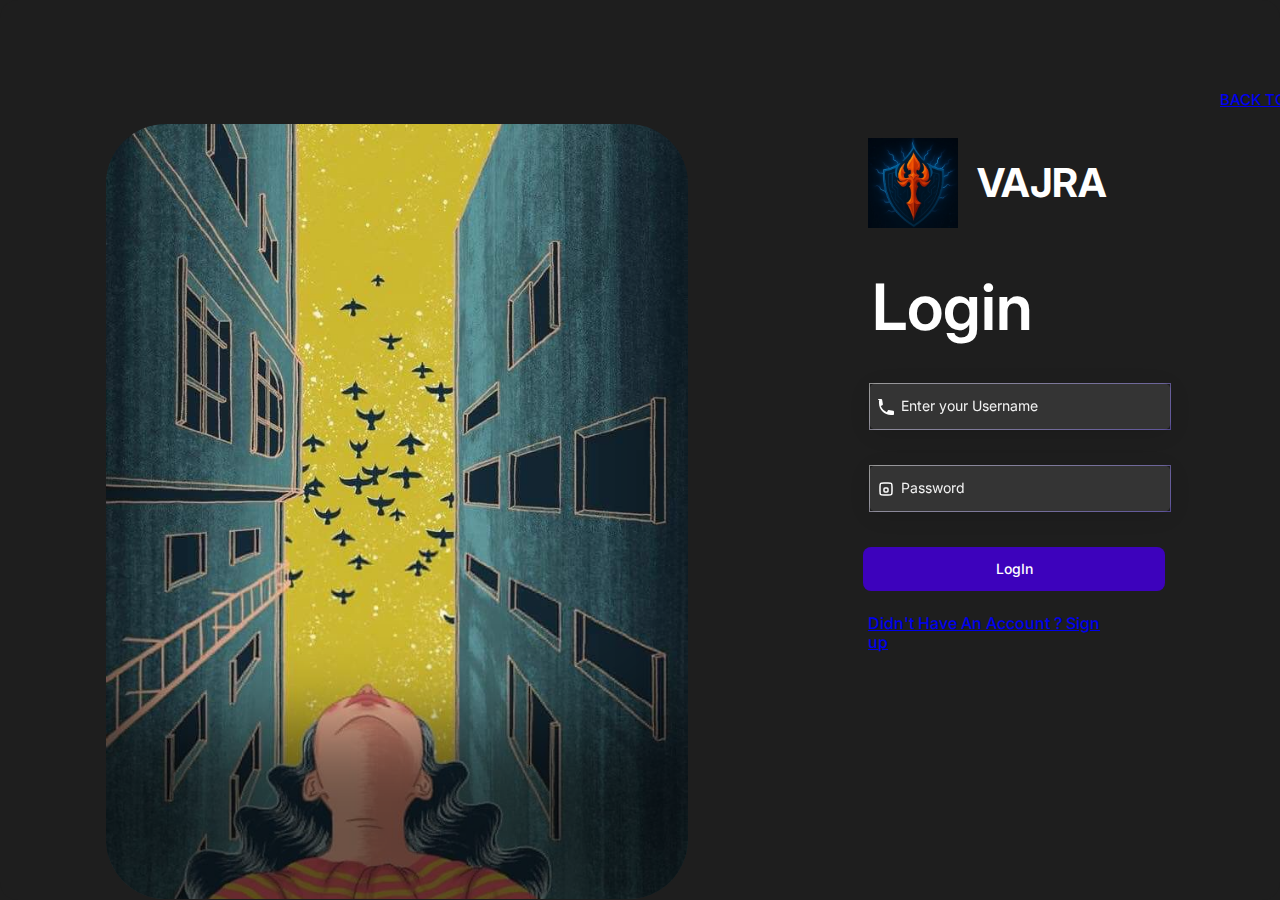
<file: index5.html>
<!DOCTYPE html>
<html lang="en">
<head>
    <meta charset="UTF-8">
    <meta name="viewport" content="width=device-width, initial-scale=1.0">
    <title>VAJRA - Login</title>
    <link rel="preconnect" href="https://fonts.googleapis.com">
    <link rel="preconnect" href="https://fonts.gstatic.com" crossorigin>
    <link href="https://fonts.googleapis.com/css2?family=Inter:wght@400;500;600;700&display=swap" rel="stylesheet">
    <style>
        /* Ensure proper font rendering */
        * {
            -webkit-font-smoothing: antialiased;
            -moz-osx-font-smoothing: grayscale;
            text-rendering: optimizeLegibility;
        }
    </style>
    <link rel="stylesheet" href="styles5.css">
</head>
<body>
    <!-- Main Desktop Frame (1440x1024) -->
    <div class="desktop-frame">
        <!-- Frame 2 - Background Image -->
        <div class="frame-2"></div>
        
        <!-- BACK TO HOME Link -->
        <div class="back-to-home"><a href="file:///C:/Users/HP/OneDrive/Desktop/team%20vajra/index.html">BACK TO HOME >></a></div>
        
        <!-- Rectangle 5 - Logo Image -->
        <div class="rectangle-5"></div>
        
        <!-- VAJRA Logo Text -->
        <div class="vajra-logo">VAJRA</div>
        
        <!-- Login Title -->
        <div class="login-title">Login</div>
        
        <!-- Frame 9 - Username Input -->
        <div class="frame-9">
            <div class="phone-icon">
                <svg width="20" height="20" viewBox="0 0 20 20" fill="none" xmlns="http://www.w3.org/2000/svg">
                    <path d="M2 3C2 2.44772 2.44772 2 3 2H5.15287C5.64171 2 6.0589 2.35341 6.13927 2.8356L6.87858 7.27147C6.95075 7.70451 6.73206 8.13397 6.3394 8.3303L4.79126 9.10437C5.90756 11.8783 8.12168 14.0924 10.8956 15.2087L11.6697 13.6606C11.866 13.2679 12.2955 13.0492 12.7285 13.1214L17.1644 13.8607C17.6466 13.9411 18 14.3583 18 14.8471V17C18 17.5523 17.5523 18 17 18H15C8.37258 18 3 12.6274 3 6V4C3 3.44772 3.44772 3 4 3H2Z" fill="white"/>
                </svg>
            </div>
            <div class="username-placeholder">Enter your Username</div>
        </div>
        
        <!-- Frame 10 - Password Input -->
        <div class="frame-10">
            <div class="password-icon">
                <svg width="20" height="20" viewBox="0 0 20 20" fill="none" xmlns="http://www.w3.org/2000/svg">
                    <path d="M4 8C4 6.11438 4 5.17157 4.58579 4.58579C5.17157 4 6.11438 4 8 4H12C13.8856 4 14.8284 4 15.4142 4.58579C16 5.17157 16 6.11438 16 8V12C16 13.8856 16 14.8284 15.4142 15.4142C14.8284 16 13.8856 16 12 16H8C6.11438 16 5.17157 16 4.58579 15.4142C4 14.8284 4 13.8856 4 12V8Z" stroke="white" stroke-width="1.5"/>
                    <path d="M8 10C8 9.44772 8.44772 9 9 9H11C11.5523 9 12 9.44772 12 10V12C12 12.5523 11.5523 13 11 13H9C8.44772 13 8 12.5523 8 12V10Z" stroke="white" stroke-width="1.5"/>
                </svg>
            </div>
            <div class="password-placeholder">Password</div>
        </div>
        
        <!-- Frame 7 - Login Button -->
        <div class="frame-7">
            <div class="login-button-text">LogIn</div>
        </div>
        
        <!-- Sign Up Link -->
        <div class="signup-link"><a href="file:///C:/Users/HP/OneDrive/Desktop/team%20vajra/index6.html">Didn't Have An Account ? Sign up </a></div>
    </div>
</body>
</html>
</file>
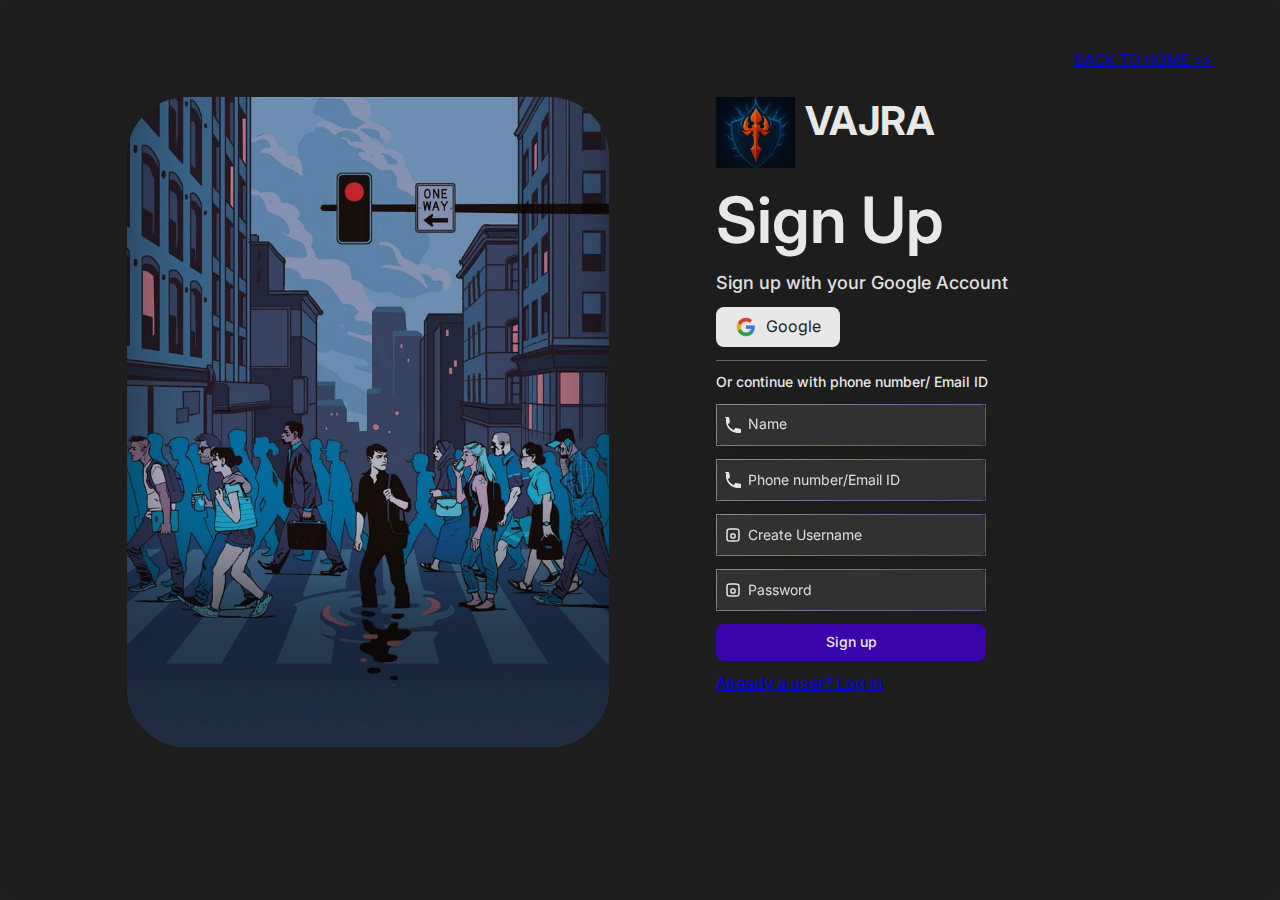
<file: index6.html>
<!DOCTYPE html>
<html lang="en">
<head>
    <meta charset="UTF-8">
    <meta name="viewport" content="width=device-width, initial-scale=1.0">
    <title>VAJRA - Sign Up</title>
    <link rel="preconnect" href="https://fonts.googleapis.com">
    <link rel="preconnect" href="https://fonts.gstatic.com" crossorigin>
    <link href="https://fonts.googleapis.com/css2?family=Inter:wght@400;500;600;700&display=swap" rel="stylesheet">
    <style>
        /* Ensure proper font rendering */
        * {
            -webkit-font-smoothing: antialiased;
            -moz-osx-font-smoothing: grayscale;
            text-rendering: optimizeLegibility;
        }
    </style>
    <link rel="stylesheet" href="styles6.css">
</head>
<body>
    <!-- Main Signup Desktop Frame (1280x832) -->
    <div class="signup-desktop">
        <!-- Frame 2 - Background Image -->
        <div class="frame-2"></div>
        
        <!-- BACK TO HOME Link -->
        <div class="back-to-home"><a href="file:///C:/Users/HP/OneDrive/Desktop/team%20vajra/index.html">BACK TO HOME >></a></div>
    
        
        <!-- Frame 11 - Signup Form Container -->
        <div class="frame-11">
            <!-- Rectangle 7 - Logo Image -->
            <div class="rectangle-7"></div>
            
            <!-- VAJRA Logo Text -->
            <div class="vajra-logo">VAJRA</div>
            
            <!-- Sign Up Title -->
            <div class="signup-title">Sign Up</div>
            
            <!-- Sign up with Google text -->
            <div class="google-signup-text">Sign up with your Google Account</div>
            
            <!-- Frame 3 - Google Signup Button -->
            <div class="frame-3">
                <div class="google-icon">
                    <img src="assets/google-icon.png" alt="Google" width="20" height="20">
                </div>
                <div class="google-text">Google</div>
            </div>
            
            <!-- Rectangle 1 - Divider Line -->
            <div class="rectangle-1"></div>
            
            <!-- Or continue text -->
            <div class="or-continue-text">Or continue with phone number/ Email ID</div>
            
            <!-- Frame 9 - Name Input -->
            <div class="frame-9">
                <div class="phone-icon">
                    <svg width="20" height="20" viewBox="0 0 20 20" fill="none" xmlns="http://www.w3.org/2000/svg">
                        <path d="M2 3C2 2.44772 2.44772 2 3 2H5.15287C5.64171 2 6.0589 2.35341 6.13927 2.8356L6.87858 7.27147C6.95075 7.70451 6.73206 8.13397 6.3394 8.3303L4.79126 9.10437C5.90756 11.8783 8.12168 14.0924 10.8956 15.2087L11.6697 13.6606C11.866 13.2679 12.2955 13.0492 12.7285 13.1214L17.1644 13.8607C17.6466 13.9411 18 14.3583 18 14.8471V17C18 17.5523 17.5523 18 17 18H15C8.37258 18 3 12.6274 3 6V4C3 3.44772 3.44772 3 4 3H2Z" fill="white"/>
                    </svg>
                </div>
                <input type="text" class="name-input" placeholder="Name">
            </div>
            
            <!-- Frame 12 - Phone/Email Input -->
            <div class="frame-12">
                <div class="phone-icon">
                    <svg width="20" height="20" viewBox="0 0 20 20" fill="none" xmlns="http://www.w3.org/2000/svg">
                        <path d="M2 3C2 2.44772 2.44772 2 3 2H5.15287C5.64171 2 6.0589 2.35341 6.13927 2.8356L6.87858 7.27147C6.95075 7.70451 6.73206 8.13397 6.3394 8.3303L4.79126 9.10437C5.90756 11.8783 8.12168 14.0924 10.8956 15.2087L11.6697 13.6606C11.866 13.2679 12.2955 13.0492 12.7285 13.1214L17.1644 13.8607C17.6466 13.9411 18 14.3583 18 14.8471V17C18 17.5523 17.5523 18 17 18H15C8.37258 18 3 12.6274 3 6V4C3 3.44772 3.44772 3 4 3H2Z" fill="white"/>
                    </svg>
                </div>
                <input type="text" class="phone-email-input" placeholder="Phone number/Email ID">
            </div>
            
            <!-- Frame 10 - Username Input -->
            <div class="frame-10">
                <div class="password-icon">
                    <svg width="20" height="20" viewBox="0 0 20 20" fill="none" xmlns="http://www.w3.org/2000/svg">
                        <path d="M4 8C4 6.11438 4 5.17157 4.58579 4.58579C5.17157 4 6.11438 4 8 4H12C13.8856 4 14.8284 4 15.4142 4.58579C16 5.17157 16 6.11438 16 8V12C16 13.8856 16 14.8284 15.4142 15.4142C14.8284 16 13.8856 16 12 16H8C6.11438 16 5.17157 16 4.58579 15.4142C4 14.8284 4 13.8856 4 12V8Z" stroke="white" stroke-width="1.5"/>
                        <path d="M8 10C8 9.44772 8.44772 9 9 9H11C11.5523 9 12 9.44772 12 10V12C12 12.5523 11.5523 13 11 13H9C8.44772 13 8 12.5523 8 12V10Z" stroke="white" stroke-width="1.5"/>
                    </svg>
                </div>
                <input type="text" class="username-input" placeholder="Create Username">
            </div>
            
            <!-- Frame 11 - Password Input -->
            <div class="frame-11-password">
                <div class="password-icon">
                    <svg width="20" height="20" viewBox="0 0 20 20" fill="none" xmlns="http://www.w3.org/2000/svg">
                        <path d="M4 8C4 6.11438 4 5.17157 4.58579 4.58579C5.17157 4 6.11438 4 8 4H12C13.8856 4 14.8284 4 15.4142 4.58579C16 5.17157 16 6.11438 16 8V12C16 13.8856 16 14.8284 15.4142 15.4142C14.8284 16 13.8856 16 12 16H8C6.11438 16 5.17157 16 4.58579 15.4142C4 14.8284 4 13.8856 4 12V8Z" stroke="white" stroke-width="1.5"/>
                        <path d="M8 10C8 9.44772 8.44772 9 9 9H11C11.5523 9 12 9.44772 12 10V12C12 12.5523 11.5523 13 11 13H9C8.44772 13 8 12.5523 8 12V10Z" stroke="white" stroke-width="1.5"/>
                    </svg>
                </div>
                <input type="password" class="password-input" placeholder="Password">
            </div>
            
            <!-- Frame 7 - Sign Up Button -->
            <div class="frame-7">
                <div class="signup-button-text">Sign up</div>
            </div>
            
            <!-- Already a user text -->
            <div class="already-user-text"><a href="file:///C:/Users/HP/OneDrive/Desktop/team%20vajra/index5.html">Already a user? Log in</a></div>
        </div>
    </div>
</body>
</html>
</file>
<file: styles5.css>
/* Reset and Base Styles */
* {
    margin: 0;
    padding: 0;
    box-sizing: border-box;
    -webkit-font-smoothing: antialiased;
    -moz-osx-font-smoothing: grayscale;
    text-rendering: optimizeLegibility;
}

body {
    font-family: 'Inter', -apple-system, BlinkMacSystemFont, 'Segoe UI', Roboto, Oxygen, Ubuntu, Cantarell, sans-serif;
    background-color: #1E1E1E;
    color: #FFFFFF;
    margin: 0;
    padding: 0;
    min-height: 100vh;
    display: flex;
    justify-content: center;
    align-items: flex-start;
    overflow-x: auto;
    overflow-y: auto;
}

/* Main Desktop Frame - 1440x1024px */
.desktop-frame {
    width: 1440px;
    height: 1024px;
    background-color: #1E1E1E;
    position: relative;
    margin: 0;
    flex-shrink: 0;
    border-radius: 18px;
    overflow: hidden;
}

/* Frame 2 - Background Image */
.frame-2 {
    position: absolute;
    left: 106px;
    top: 124px;
    width: 582px;
    height: 775px;
    background-image: url('assets/login-background.png');
    background-size: cover;
    background-position: center;
    background-repeat: no-repeat;
    border-radius: 60px;
    box-shadow: inset 0px -178px 85px -5px rgba(0, 0, 0, 0.55);
    z-index: 5;
}

/* BACK TO HOME Link */
.back-to-home {
    position: absolute;
    left: 1220px;
    top: 91px;
    width: 311px;
    height: 65px;
    font-family: 'Inter', -apple-system, BlinkMacSystemFont, 'Segoe UI', Roboto, Oxygen, Ubuntu, Cantarell, sans-serif;
    font-weight: 500;
    font-size: 15px;
    line-height: 1.2102272033691406em;
    color: #FFFFFF;
    text-align: left;
    vertical-align: top;
    cursor: pointer;
    transition: opacity 0.3s ease;
    z-index: 20;
}

.back-to-home:hover {
    opacity: 0.8;
}

/* Rectangle 5 - Logo Image */
.rectangle-5 {
    position: absolute;
    left: 868px;
    top: 138px;
    width: 90px;
    height: 90px;
    background-image: url('assets/logo.png');
    background-size: cover;
    background-position: center;
    background-repeat: no-repeat;
    z-index: 15;
}

/* VAJRA Logo Text */
.vajra-logo {
    position: absolute;
    left: 977px;
    top: 159px;
    width: 173px;
    height: 69px;
    font-family: 'Inter', -apple-system, BlinkMacSystemFont, 'Segoe UI', Roboto, Oxygen, Ubuntu, Cantarell, sans-serif;
    font-weight: 700;
    font-size: 40px;
    line-height: 1.2102272033691406em;
    color: #FFFFFF;
    text-align: left;
    vertical-align: top;
    z-index: 15;
}

/* Login Title */
.login-title {
    position: absolute;
    left: 872px;
    top: 268px;
    width: 191px;
    height: 92px;
    font-family: 'Inter', -apple-system, BlinkMacSystemFont, 'Segoe UI', Roboto, Oxygen, Ubuntu, Cantarell, sans-serif;
    font-weight: 600;
    font-size: 64px;
    line-height: 1.2102272510528564em;
    color: #FFFFFF;
    text-align: left;
    vertical-align: top;
    z-index: 15;
}

/* Frame 9 - Username Input */
.frame-9 {
    position: absolute;
    left: 869px;
    top: 383px;
    width: 302px;
    height: 47px;
    display: flex;
    flex-direction: row;
    align-items: center;
    gap: 5px;
    padding: 10px 6px;
    border: 1px solid;
    border-image: linear-gradient(148deg, rgba(255, 255, 255, 0.5) 2%, rgba(136, 116, 255, 0.5) 100%) 1;
    border-radius: 8px;
    background: rgba(255, 255, 255, 0.1);
    backdrop-filter: blur(50px);
    box-shadow: 0px 4px 25px -5px rgba(0, 0, 0, 0.18);
    z-index: 15;
}

.phone-icon {
    width: 20px;
    height: 20px;
    display: flex;
    align-items: center;
    justify-content: center;
    flex-shrink: 0;
}

.username-placeholder {
    font-family: 'Inter', -apple-system, BlinkMacSystemFont, 'Segoe UI', Roboto, Oxygen, Ubuntu, Cantarell, sans-serif;
    font-weight: 400;
    font-size: 14px;
    line-height: 1.2102272851126534em;
    color: #F2F2F2;
    text-align: left;
    vertical-align: top;
    flex: 1;
    background: transparent;
    border: none;
    outline: none;
}

/* Frame 10 - Password Input */
.frame-10 {
    position: absolute;
    left: 869px;
    top: 465px;
    width: 302px;
    height: 47px;
    display: flex;
    flex-direction: row;
    align-items: center;
    gap: 5px;
    padding: 10px 6px;
    border: 1px solid;
    border-image: linear-gradient(148deg, rgba(255, 255, 255, 0.5) 2%, rgba(136, 116, 255, 0.5) 100%) 1;
    border-radius: 8px;
    background: rgba(255, 255, 255, 0.1);
    backdrop-filter: blur(50px);
    box-shadow: 0px 4px 25px -5px rgba(0, 0, 0, 0.18);
    z-index: 15;
}

.password-icon {
    width: 20px;
    height: 20px;
    display: flex;
    align-items: center;
    justify-content: center;
    flex-shrink: 0;
}

.password-placeholder {
    font-family: 'Inter', -apple-system, BlinkMacSystemFont, 'Segoe UI', Roboto, Oxygen, Ubuntu, Cantarell, sans-serif;
    font-weight: 400;
    font-size: 14px;
    line-height: 1.2102272851126534em;
    color: #F2F2F2;
    text-align: left;
    vertical-align: top;
    flex: 1;
    background: transparent;
    border: none;
    outline: none;
}

/* Frame 7 - Login Button */
.frame-7 {
    position: absolute;
    left: 863px;
    top: 547px;
    width: 302px;
    height: 44px;
    display: flex;
    flex-direction: row;
    justify-content: center;
    align-items: center;
    gap: 10px;
    padding: 10px;
    background-color: #3D02BC;
    border-radius: 8px;
    cursor: pointer;
    transition: all 0.3s ease;
    z-index: 15;
}

.frame-7:hover {
    background-color: #4A0BC7;
    transform: translateY(-2px);
    box-shadow: 0px 6px 30px -5px rgba(61, 2, 188, 0.4);
}

.login-button-text {
    font-family: 'Inter', -apple-system, BlinkMacSystemFont, 'Segoe UI', Roboto, Oxygen, Ubuntu, Cantarell, sans-serif;
    font-weight: 500;
    font-size: 14px;
    line-height: 1.2102272851126534em;
    color: #FFFFFF;
    text-align: left;
    vertical-align: top;
    width: fit-content;
    height: fit-content;
}

/* Sign Up Link */
.signup-link {
    position: absolute;
    left: 868px;
    top: 614px;
    width: 255px;
    height: 19px;
    font-family: 'Inter', -apple-system, BlinkMacSystemFont, 'Segoe UI', Roboto, Oxygen, Ubuntu, Cantarell, sans-serif;
    font-weight: 500;
    font-size: 16px;
    line-height: 1.2102272510528564em;
    color: #FFFFFF;
    text-align: left;
    vertical-align: top;
    cursor: pointer;
    transition: opacity 0.3s ease;
    z-index: 15;
}

.signup-link:hover {
    opacity: 0.8;
}

/* Responsive Design */
@media (max-width: 1440px) {
    .desktop-frame {
        width: 100vw;
        height: 100vh;
        max-width: 1440px;
        transform: scale(calc(100vw / 1440));
        transform-origin: top center;
    }
}

@media (min-width: 1441px) {
    .desktop-frame {
        transform: scale(1);
    }
}

/* Desktop fitting for screens larger than 1440px */
@media (min-width: 1441px) and (max-width: 1920px) {
    .desktop-frame {
        transform: scale(calc(100vw / 1440));
        transform-origin: top center;
    }
}

@media (min-width: 1921px) {
    .desktop-frame {
        transform: scale(1.2);
        transform-origin: top center;
    }
}

@media (max-width: 768px) {
    .desktop-frame {
        transform: none;
        width: 100vw;
        height: auto;
        min-height: 100vh;
        border-radius: 0;
    }
    
    .frame-2 {
        position: static;
        width: 100%;
        height: 300px;
        margin: 20px 0;
        border-radius: 20px;
    }
    
    .back-to-home {
        position: static;
        width: 100%;
        height: auto;
        padding: 20px;
        text-align: center;
    }
    
    .rectangle-5, .vajra-logo {
        position: static;
        width: 100%;
        height: auto;
        text-align: center;
        margin: 20px 0;
    }
    
    .login-title {
        position: static;
        width: 100%;
        height: auto;
        padding: 20px;
        font-size: 48px;
        text-align: center;
    }
    
    .frame-9, .frame-10, .frame-7 {
        position: static;
        width: 90%;
        max-width: 400px;
        margin: 20px auto;
        display: block;
    }
    
    .signup-link {
        position: static;
        width: 100%;
        height: auto;
        padding: 20px;
        text-align: center;
    }
}

@media (max-width: 480px) {
    .login-title {
        font-size: 36px;
    }
    
    .vajra-logo {
        font-size: 32px;
    }
    
    .frame-9, .frame-10, .frame-7 {
        width: 95%;
    }
}

/* Smooth Animations */
@keyframes fadeInUp {
    from {
        opacity: 0;
        transform: translateY(30px);
    }
    to {
        opacity: 1;
        transform: translateY(0);
    }
}

.frame-2 {
    animation: fadeInUp 0.8s ease-out;
}

.login-title {
    animation: fadeInUp 0.8s ease-out 0.2s both;
}

.frame-9, .frame-10 {
    animation: fadeInUp 0.8s ease-out 0.4s both;
}

.frame-7 {
    animation: fadeInUp 0.8s ease-out 0.6s both;
}

.signup-link {
    animation: fadeInUp 0.8s ease-out 0.8s both;
}

/* Input Focus Effects */
.frame-9:focus-within,
.frame-10:focus-within {
    border-image: linear-gradient(148deg, rgba(255, 255, 255, 0.8) 2%, rgba(136, 116, 255, 0.8) 100%) 1;
    box-shadow: 0px 6px 30px -5px rgba(136, 116, 255, 0.3);
}

/* Placeholder styling for actual input fields */
.frame-9 input,
.frame-10 input {
    background: transparent;
    border: none;
    outline: none;
    color: #F2F2F2;
    font-family: 'Inter', -apple-system, BlinkMacSystemFont, 'Segoe UI', Roboto, Oxygen, Ubuntu, Cantarell, sans-serif;
    font-weight: 400;
    font-size: 14px;
    line-height: 1.2102272851126534em;
    width: 100%;
}

.frame-9 input::placeholder,
.frame-10 input::placeholder {
    color: #F2F2F2;
    opacity: 1;
}
</file>
<file: styles6.css>
/* Reset and Base Styles */
* {
    margin: 0;
    padding: 0;
    box-sizing: border-box;
    -webkit-font-smoothing: antialiased;
    -moz-osx-font-smoothing: grayscale;
    text-rendering: optimizeLegibility;
}

body {
    font-family: 'Inter', -apple-system, BlinkMacSystemFont, 'Segoe UI', Roboto, Oxygen, Ubuntu, Cantarell, sans-serif;
    background-color: #1E1E1E;
    color: #FFFFFF;
    margin: 0;
    padding: 0;
    min-height: 100vh;
    display: flex;
    justify-content: center;
    align-items: flex-start;
    overflow-x: auto;
    overflow-y: auto;
}

/* Main Signup Desktop Frame - 1280x832px */
.signup-desktop {
    width: 1280px;
    height: 832px;
    background-color: #1E1E1E;
    position: relative;
    margin: 0;
    flex-shrink: 0;
    border-radius: 18px;
    overflow: hidden;
    opacity: 0.9;
}

/* Frame 2 - Background Image */
.frame-2 {
    position: absolute;
    left: 127px;
    top: 97px;
    width: 482px;
    height: 650px;
    background-image: url('assets/signup-background.png');
    background-size: cover;
    background-position: center;
    background-repeat: no-repeat;
    border-radius: 60px;
    box-shadow: inset 0px -178px 85px -5px rgba(0, 0, 0, 0.55);
    z-index: 5;
}

/* BACK TO HOME Link */
.back-to-home {
    position: absolute;
    left: 1074px;
    top: 51px;
    width: 311px;
    height: 65px;
    font-family: 'Inter', -apple-system, BlinkMacSystemFont, 'Segoe UI', Roboto, Oxygen, Ubuntu, Cantarell, sans-serif;
    font-weight: 500;
    font-size: 15px;
    line-height: 1.2102272033691406em;
    color: #FFFFFF;
    text-align: left;
    vertical-align: top;
    cursor: pointer;
    transition: opacity 0.3s ease;
    z-index: 20;
}

.back-to-home:hover {
    opacity: 0.8;
}

/* Frame 11 - Signup Form Container */
.frame-11 {
    position: absolute;
    left: 716px;
    top: 97px;
    width: 323px;
    height: 600px;
    display: flex;
    flex-direction: row;
    flex-wrap: wrap;
    gap: 10px;
    z-index: 15;
}

/* Rectangle 7 - Logo Image */
.rectangle-7 {
    width: 79px;
    height: 71px;
    background-image: url('assets/logo.png');
    background-size: cover;
    background-position: center;
    background-repeat: no-repeat;
    flex-shrink: 0;
}

/* VAJRA Logo Text */
.vajra-logo {
    font-family: 'Inter', -apple-system, BlinkMacSystemFont, 'Segoe UI', Roboto, Oxygen, Ubuntu, Cantarell, sans-serif;
    font-weight: 700;
    font-size: 40px;
    line-height: 1.2102272033691406em;
    color: #FFFFFF;
    text-align: left;
    vertical-align: top;
    width: fit-content;
    height: fit-content;
    flex-shrink: 0;
}

/* Sign Up Title */
.signup-title {
    font-family: 'Inter', -apple-system, BlinkMacSystemFont, 'Segoe UI', Roboto, Oxygen, Ubuntu, Cantarell, sans-serif;
    font-weight: 600;
    font-size: 64px;
    line-height: 1.2102272510528564em;
    color: #FFFFFF;
    text-align: left;
    vertical-align: top;
    width: fit-content;
    height: fit-content;
    flex-shrink: 0;
}

/* Google Signup Text */
.google-signup-text {
    font-family: 'Inter', -apple-system, BlinkMacSystemFont, 'Segoe UI', Roboto, Oxygen, Ubuntu, Cantarell, sans-serif;
    font-weight: 500;
    font-size: 18px;
    line-height: 1.2102272245619032em;
    color: #F6F6F6;
    text-align: left;
    vertical-align: top;
    width: fit-content;
    height: fit-content;
    flex-shrink: 0;
}

/* Frame 3 - Google Signup Button */
.frame-3 {
    width: 124px;
    height: fit-content;
    display: flex;
    flex-direction: row;
    justify-content: space-between;
    align-items: center;
    gap: 10px;
    padding: 10px 20px;
    background-color: #FFFFFF;
    border-radius: 8px;
    backdrop-filter: blur(50px);
    cursor: pointer;
    transition: all 0.3s ease;
    flex-shrink: 0;
}

.frame-3:hover {
    background-color: #F8F8F8;
    transform: translateY(-2px);
    box-shadow: 0px 6px 30px -5px rgba(0, 0, 0, 0.2);
}

.google-icon {
    width: 20px;
    height: 20px;
    display: flex;
    align-items: center;
    justify-content: center;
    flex-shrink: 0;
}

.google-text {
    font-family: 'Inter', -apple-system, BlinkMacSystemFont, 'Segoe UI', Roboto, Oxygen, Ubuntu, Cantarell, sans-serif;
    font-weight: 400;
    font-size: 16px;
    line-height: 1.2102272510528564em;
    color: #1E1E1E;
    text-align: left;
    vertical-align: top;
    width: fit-content;
    height: fit-content;
}

/* Rectangle 1 - Divider Line */
.rectangle-1 {
    width: 271px;
    height: 1px;
    background-color: rgba(125, 125, 125, 0.83);
    flex-shrink: 0;
}

/* Or Continue Text */
.or-continue-text {
    font-family: 'Inter', -apple-system, BlinkMacSystemFont, 'Segoe UI', Roboto, Oxygen, Ubuntu, Cantarell, sans-serif;
    font-weight: 500;
    font-size: 14px;
    line-height: 1.2102272851126534em;
    color: #FFFFFF;
    text-align: left;
    vertical-align: top;
    width: fit-content;
    height: fit-content;
    flex-shrink: 0;
}

/* Input Fields - Common Styles */
.frame-9, .frame-12, .frame-10, .frame-11-password {
    width: 270px;
    height: fit-content;
    display: flex;
    flex-direction: row;
    align-items: center;
    gap: 5px;
    padding: 10px 6px;
    border: 1px solid;
    border-image: linear-gradient(148deg, rgba(255, 255, 255, 0.5) 2%, rgba(136, 116, 255, 0.5) 100%) 1;
    border-radius: 8px;
    background: rgba(255, 255, 255, 0.1);
    backdrop-filter: blur(50px);
    box-shadow: 0px 4px 25px -5px rgba(0, 0, 0, 0.18);
    flex-shrink: 0;
}

.phone-icon, .password-icon {
    width: 20px;
    height: 20px;
    display: flex;
    align-items: center;
    justify-content: center;
    flex-shrink: 0;
}

/* Input Field Styling */
.name-input, .phone-email-input, .username-input, .password-input {
    background: transparent;
    border: none;
    outline: none;
    color: #F2F2F2;
    font-family: 'Inter', -apple-system, BlinkMacSystemFont, 'Segoe UI', Roboto, Oxygen, Ubuntu, Cantarell, sans-serif;
    font-weight: 400;
    font-size: 14px;
    line-height: 1.2102272851126534em;
    flex: 1;
}

.name-input::placeholder, .phone-email-input::placeholder, .username-input::placeholder, .password-input::placeholder {
    color: #F2F2F2;
    opacity: 1;
}

/* Frame 7 - Sign Up Button */
.frame-7 {
    width: 270px;
    height: fit-content;
    display: flex;
    flex-direction: row;
    justify-content: center;
    align-items: center;
    gap: 10px;
    padding: 10px;
    background-color: #3D02BC;
    border-radius: 8px;
    cursor: pointer;
    transition: all 0.3s ease;
    flex-shrink: 0;
}

.frame-7:hover {
    background-color: #4A0BC7;
    transform: translateY(-2px);
    box-shadow: 0px 6px 30px -5px rgba(61, 2, 188, 0.4);
}

.signup-button-text {
    font-family: 'Inter', -apple-system, BlinkMacSystemFont, 'Segoe UI', Roboto, Oxygen, Ubuntu, Cantarell, sans-serif;
    font-weight: 500;
    font-size: 14px;
    line-height: 1.2102272851126534em;
    color: #FFFFFF;
    text-align: left;
    vertical-align: top;
    width: fit-content;
    height: fit-content;
}

/* Already User Text */
.already-user-text {
    font-family: 'Inter', -apple-system, BlinkMacSystemFont, 'Segoe UI', Roboto, Oxygen, Ubuntu, Cantarell, sans-serif;
    font-weight: 500;
    font-size: 16px;
    line-height: 1.2102272510528564em;
    color: #FFFFFF;
    text-align: left;
    vertical-align: top;
    width: fit-content;
    height: fit-content;
    cursor: pointer;
    transition: opacity 0.3s ease;
    flex-shrink: 0;
}

.already-user-text:hover {
    opacity: 0.8;
}

/* Responsive Design */
@media (max-width: 1280px) {
    .signup-desktop {
        width: 100vw;
        height: 100vh;
        max-width: 1280px;
        transform: scale(calc(100vw / 1280));
        transform-origin: top center;
    }
}

@media (min-width: 1281px) {
    .signup-desktop {
        transform: scale(1);
    }
}

/* Desktop fitting for screens larger than 1280px */
@media (min-width: 1281px) and (max-width: 1920px) {
    .signup-desktop {
        transform: scale(calc(100vw / 1280));
        transform-origin: top center;
    }
}

@media (min-width: 1921px) {
    .signup-desktop {
        transform: scale(1.2);
        transform-origin: top center;
    }
}

@media (max-width: 768px) {
    .signup-desktop {
        transform: none;
        width: 100vw;
        height: auto;
        min-height: 100vh;
        border-radius: 0;
    }
    
    .frame-2 {
        position: static;
        width: 100%;
        height: 300px;
        margin: 20px 0;
        border-radius: 20px;
    }
    
    .back-to-home {
        position: static;
        width: 100%;
        height: auto;
        padding: 20px;
        text-align: center;
    }
    
    .frame-11 {
        position: static;
        width: 100%;
        height: auto;
        padding: 20px;
        flex-direction: column;
        align-items: center;
    }
    
    .rectangle-7, .vajra-logo {
        width: 100%;
        height: auto;
        text-align: center;
        margin: 10px 0;
    }
    
    .signup-title {
        width: 100%;
        height: auto;
        font-size: 48px;
        text-align: center;
        margin: 10px 0;
    }
    
    .google-signup-text, .or-continue-text {
        width: 100%;
        height: auto;
        text-align: center;
        margin: 10px 0;
    }
    
    .frame-3 {
        width: 200px;
        margin: 10px 0;
    }
    
    .rectangle-1 {
        width: 100%;
        margin: 10px 0;
    }
    
    .frame-9, .frame-12, .frame-10, .frame-11-password, .frame-7 {
        width: 100%;
        max-width: 400px;
        margin: 10px 0;
    }
    
    .already-user-text {
        width: 100%;
        height: auto;
        text-align: center;
        margin: 10px 0;
    }
}

@media (max-width: 480px) {
    .signup-title {
        font-size: 36px;
    }
    
    .vajra-logo {
        font-size: 32px;
    }
    
    .frame-9, .frame-12, .frame-10, .frame-11-password, .frame-7 {
        width: 95%;
    }
}

/* Smooth Animations */
@keyframes fadeInUp {
    from {
        opacity: 0;
        transform: translateY(30px);
    }
    to {
        opacity: 1;
        transform: translateY(0);
    }
}

.frame-2 {
    animation: fadeInUp 0.8s ease-out;
}

.vajra-logo, .signup-title {
    animation: fadeInUp 0.8s ease-out 0.2s both;
}

.google-signup-text, .frame-3 {
    animation: fadeInUp 0.8s ease-out 0.4s both;
}

.frame-9, .frame-12, .frame-10, .frame-11-password {
    animation: fadeInUp 0.8s ease-out 0.6s both;
}

.frame-7 {
    animation: fadeInUp 0.8s ease-out 0.8s both;
}

.already-user-text {
    animation: fadeInUp 0.8s ease-out 1s both;
}

/* Input Focus Effects */
.frame-9:focus-within,
.frame-12:focus-within,
.frame-10:focus-within,
.frame-11-password:focus-within {
    border-image: linear-gradient(148deg, rgba(255, 255, 255, 0.8) 2%, rgba(136, 116, 255, 0.8) 100%) 1;
    box-shadow: 0px 6px 30px -5px rgba(136, 116, 255, 0.3);
}

/* Form Validation Styles */
.name-input:invalid,
.phone-email-input:invalid,
.username-input:invalid,
.password-input:invalid {
    border-color: #ff6b6b;
}

.name-input:valid,
.phone-email-input:valid,
.username-input:valid,
.password-input:valid {
    border-color: #51cf66;
}
</file>
